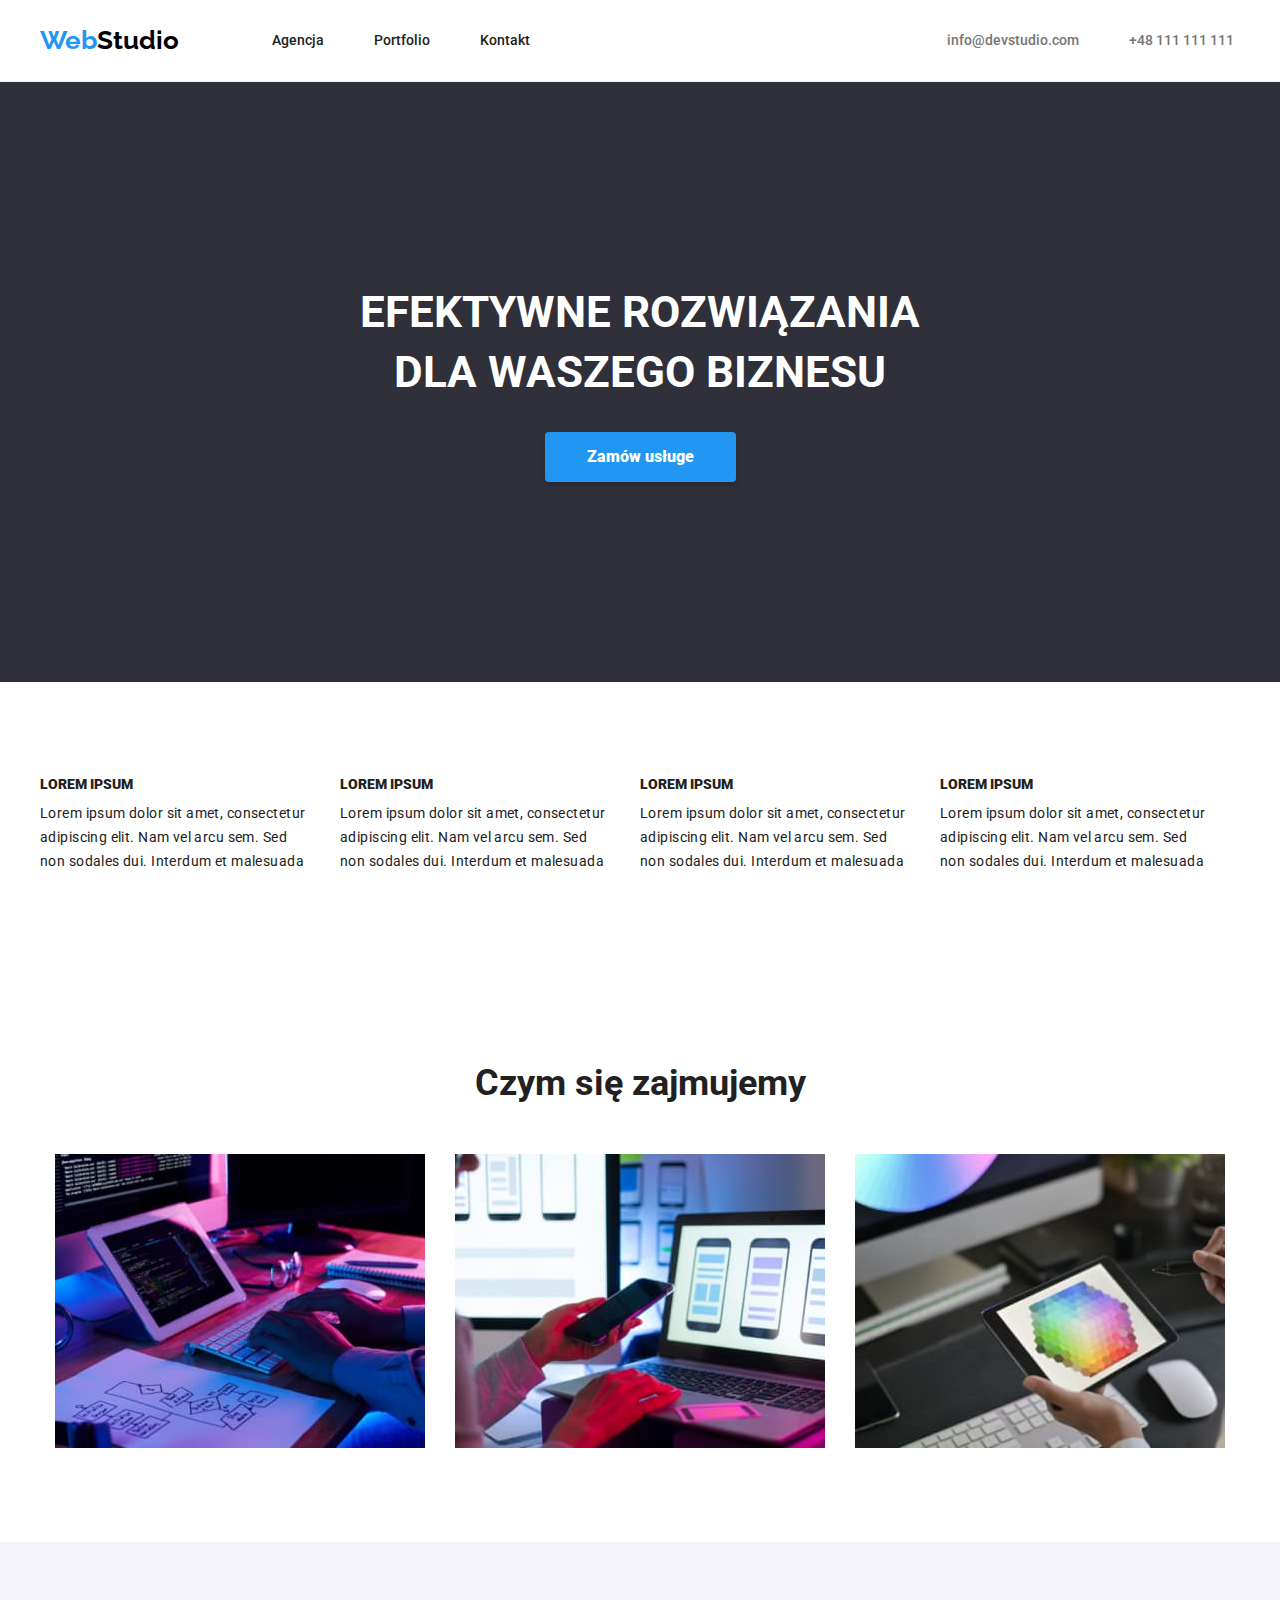
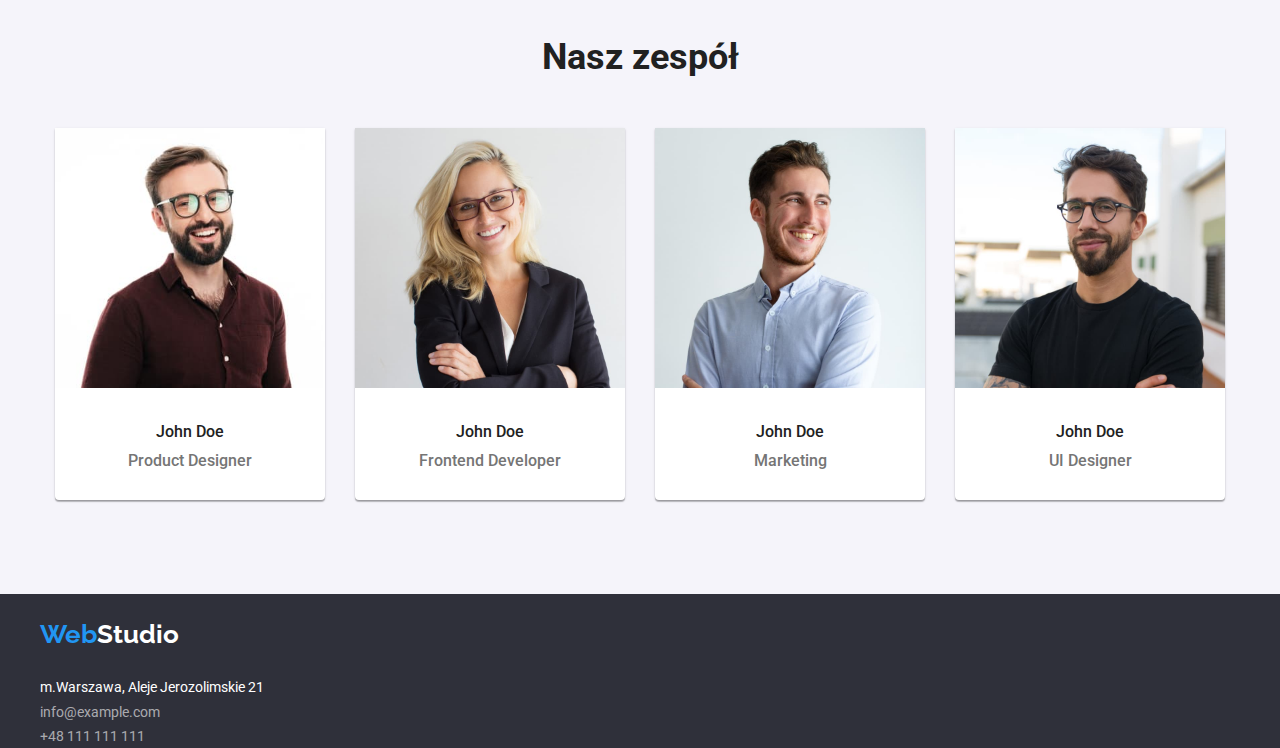
<file: index.html>
<!DOCTYPE html>
<html lang="pl">
  <head>
    <meta charset="utf-8" />
    <link rel="stylesheet" href="./css/modern-normalize.css" />
    <link rel="stylesheet" href="./css/styles.css" />
    <link
      href="https://fonts.googleapis.com/css2?family=Raleway:wght@700&family=Roboto:wght@400;500;700;900&display=swap"
      rel="stylesheet"
    />
    <title>Studio</title>
  </head>
  <body>
    <header class="header-border">
      <div class="menu container">
        <a class="logo" href="./index.html"
          ><span class="webstudio">Web</span>Studio</a
        >
        <nav class="navigation">
          <a class="navigation-item links" href="./index.html">Agencja</a>
          <a class="navigation-item links" href="./portfolio.html">Portfolio</a>
          <a class="navigation-item links">Kontakt</a>
        </nav>
        <a
          class="links menu-links menu-links-margin"
          href="mailto:info@devstudio.com"
          >info@devstudio.com</a
        >
        <a class="links menu-links" href="tel:+48 111 111 111"
          >+48 111 111 111</a
        >
      </div>
    </header>
    <main>
      <section class="header">
        <div class="container">
          <h1 class="header-item">
            EFEKTYWNE ROZWIĄZANIA <br />DLA WASZEGO BIZNESU
          </h1>
          <button class="studio-button" type="button">Zamów usługe</button>
        </div>
      </section>
      <section class="section">
        <div class="container">
          <ul class="list">
            <li class="list-header-item">LOREM IPSUM</li>
            <li class="list-header-item">LOREM IPSUM</li>
            <li class="list-header-item">LOREM IPSUM</li>
            <li class="list-header-item margin-zero">LOREM IPSUM</li>
            <li class="list-item">
              <p>
                Lorem ipsum dolor sit amet, consectetur adipiscing elit. Nam vel
                arcu sem. Sed non sodales dui. Interdum et malesuada
              </p>
            </li>
            <li class="list-item">
              <p>
                Lorem ipsum dolor sit amet, consectetur adipiscing elit. Nam vel
                arcu sem. Sed non sodales dui. Interdum et malesuada
              </p>
            </li>
            <li class="list-item">
              <p>
                Lorem ipsum dolor sit amet, consectetur adipiscing elit. Nam vel
                arcu sem. Sed non sodales dui. Interdum et malesuada
              </p>
            </li>
            <li class="list-item margin-zero">
              <p>
                Lorem ipsum dolor sit amet, consectetur adipiscing elit. Nam vel
                arcu sem. Sed non sodales dui. Interdum et malesuada
              </p>
            </li>
          </ul>
        </div>
      </section>
      <section class="section">
        <div class="container">
          <h2 class="h2">Czym się zajmujemy</h2>
          <ul class="list">
            <li class="section-img">
              <img
                src="./images/img1.jpg"
                alt="Ręce osoby piszącej na klawiaturze."
                width="370"
                height="294"
              />
            </li>
            <li class="section-img">
              <img
                src="./images/img2.jpg"
                alt="Ręce trzymające telefon przy laptopie."
                width="370"
                height="294"
              />
            </li>
            <li class="section-img margin-zero">
              <img
                src="./images/img3.jpg"
                alt="Trzymany w rękach tablet z włączoną paletą kolorów."
                width="370"
                height="294"
              />
            </li>
          </ul>
        </div>
      </section>
      <section class="section section-bg">
        <div class="container">
          <h2 class="h2">Nasz zespół</h2>
          <ul class="list">
            <li class="section-img">
              <figure class="figure">
                <img
                  src="./images/img4.jpg"
                  alt="Mężczyzna w okularach."
                  width="270"
                  height="260"
                />
                <figcaption class="figcaption-item">
                  John Doe<span class="figcaption-span-item"
                    >Product Designer</span
                  >
                </figcaption>
              </figure>
            </li>
            <li class="section-img">
              <figure class="figure">
                <img
                  src="./images/img5.jpg"
                  alt="Kobieta w okularach."
                  width="270"
                  height="260"
                />
                <figcaption class="figcaption-item">
                  John Doe<span class="figcaption-span-item"
                    >Frontend Developer</span
                  >
                </figcaption>
              </figure>
            </li>
            <li class="section-img">
              <figure class="figure">
                <img
                  src="./images/img6.jpg"
                  alt="Mężczyzna w jasnej koszuli."
                  width="270"
                  height="260"
                />
                <figcaption class="figcaption-item">
                  John Doe<span class="figcaption-span-item">Marketing</span>
                </figcaption>
              </figure>
            </li>
            <li class="section-img margin-zero">
              <figure class="figure">
                <img
                  src="./images/img7.jpg"
                  alt="Mężczyzna w czarnej koszulce."
                  width="270"
                  height="260"
                />
                <figcaption class="figcaption-item">
                  John Doe<span class="figcaption-span-item">UI Designer</span>
                </figcaption>
              </figure>
            </li>
          </ul>
        </div>
      </section>
    </main>
    <footer class="footer">
      <div class="container">
        <a class="logo" href=""><span class="webstudio">Web</span>Studio</a>
        <address class="font-style-normal">
          <span class="address-span">m.Warszawa, Aleje Jerozolimskie 21</span
          ><br />
          <a class="address-item links" href="mailto:info@devstudio.com"
            >info@example.com</a
          ><br />
          <a class="address-item links" href="tel:+48 111 111 111"
            >+48 111 111 111</a
          >
        </address>
      </div>
    </footer>
  </body>
</html>
</file>
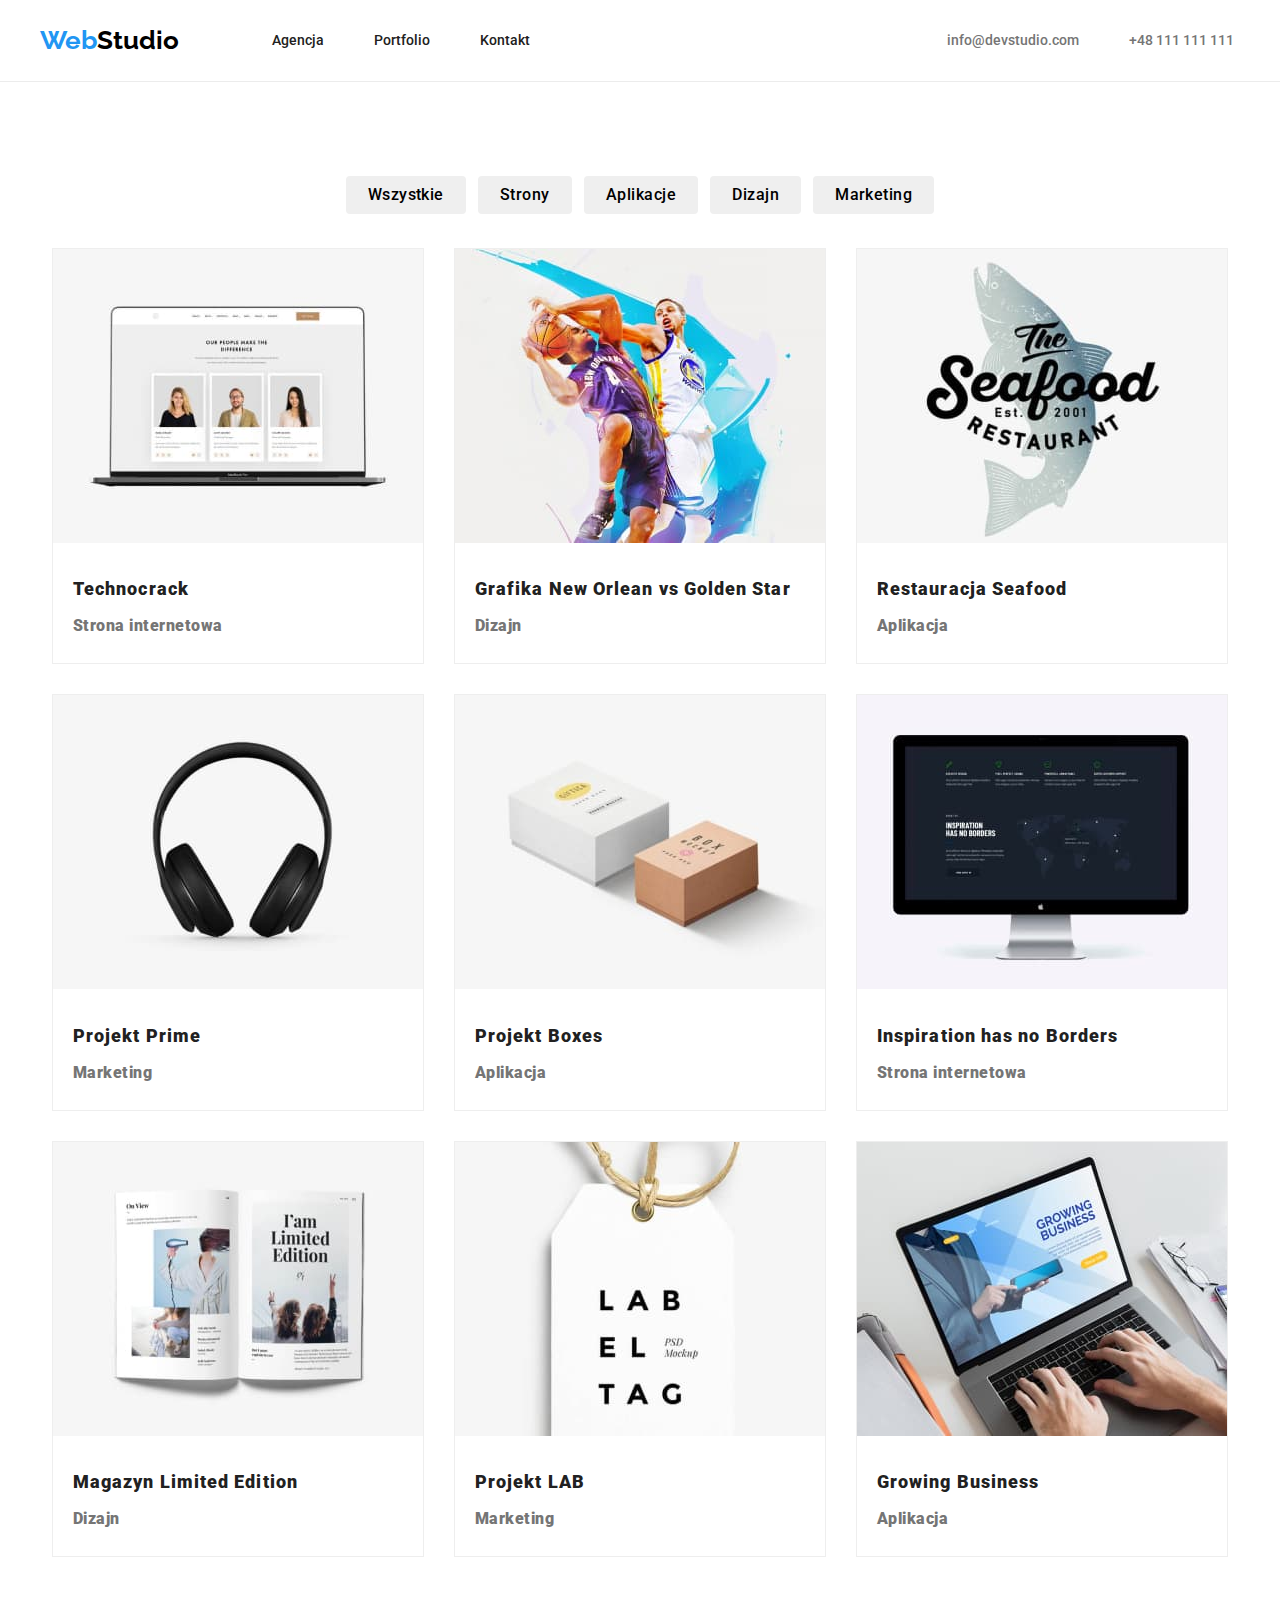
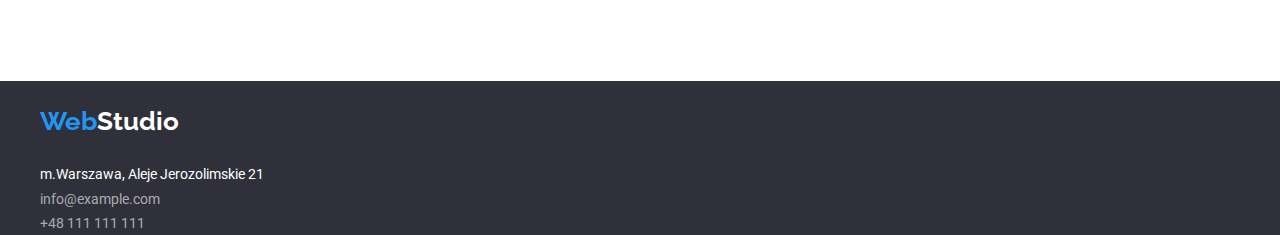
<file: portfolio.html>
<!DOCTYPE html>
<html lang="pl">
  <head>
    <meta charset="utf-8" />
    <link rel="stylesheet" href="./css/modern-normalize.css" />
    <link rel="stylesheet" href="./css/styles.css" />
    <link
      href="https://fonts.googleapis.com/css2?family=Raleway:wght@700&family=Roboto:wght@400;500;700;900&display=swap"
      rel="stylesheet"
    />
    <title>Portfolio</title>
  </head>
  <body>
    <header class="header-border">
      <div class="menu container">
        <a class="logo" href=""><span class="webstudio">Web</span>Studio</a>
        <nav class="navigation">
          <a class="navigation-item links" href="./index.html">Agencja</a>
          <a class="navigation-item links" href="./portfolio.html">Portfolio</a>
          <a class="navigation-item links">Kontakt</a>
        </nav>
        <a
          class="links menu-links menu-links-margin"
          href="mailto:info@devstudio.com"
          >info@devstudio.com</a
        >
        <a class="links menu-links" href="tel:+48111111111">+48 111 111 111</a>
      </div>
    </header>
    <main>
      <section class="section">
        <div class="container">
          <div class="buttons">
            <button class="button" type="button">Wszystkie</button>
            <button class="button" type="button">Strony</button>
            <button class="button" type="button">Aplikacje</button>
            <button class="button" type="button">Dizajn</button>
            <button class="button margin-zero" type="button">Marketing</button>
          </div>
        </div>
        <div class="container">
          <figure class="portfolio-figure">
            <img
              src="./images/technocrack.jpg"
              alt="Laptop z włączoną stroną internetową."
              width="370"
              height="294"
            />
            <figcaption class="portfolio-figcaption-item">
              Technocrack<br /><span class="portfolio-figcaption-span-item"
                >Strona internetowa</span
              >
            </figcaption>
          </figure>
          <figure class="portfolio-figure">
            <img
              src="./images/graphics.jpg"
              alt="Dwaj mężczyźni grają w koszykówkę."
              width="370"
              height="294"
            />
            <figcaption class="portfolio-figcaption-item">
              Grafika New Orlean vs Golden Star<br /><span
                class="portfolio-figcaption-span-item"
                >Dizajn</span
              >
            </figcaption>
          </figure>
          <figure class="portfolio-figure margin-zero">
            <img
              src="./images/restaurant.jpg"
              alt="Logo restauracji Seafood."
              width="370"
              height="294"
            />
            <figcaption class="portfolio-figcaption-item">
              Restauracja Seafood<br /><span
                class="portfolio-figcaption-span-item"
                >Aplikacja</span
              >
            </figcaption>
          </figure>
          <figure class="portfolio-figure">
            <img
              src="./images/headphones.jpg"
              alt="Czarne słuchawki."
              width="370"
              height="294"
            />
            <figcaption class="portfolio-figcaption-item">
              Projekt Prime<br /><span class="portfolio-figcaption-span-item"
                >Marketing</span
              >
            </figcaption>
          </figure>
          <figure class="portfolio-figure">
            <img
              src="./images/boxes.jpg"
              alt="Białe i brązowe pudełko."
              width="370"
              height="294"
            />
            <figcaption class="portfolio-figcaption-item">
              Projekt Boxes<br /><span class="portfolio-figcaption-span-item"
                >Aplikacja</span
              >
            </figcaption>
          </figure>
          <figure class="portfolio-figure margin-zero">
            <img
              src="./images/monitor.jpg"
              alt="Monitor firmy Apple."
              width="370"
              height="294"
            />
            <figcaption class="portfolio-figcaption-item">
              Inspiration has no Borders<br /><span
                class="portfolio-figcaption-span-item"
                >Strona internetowa</span
              >
            </figcaption>
          </figure>
          <figure class="portfolio-figure">
            <img
              src="./images/book.jpg"
              alt="Magazyn zawierający kilka zdjęć."
              width="370"
              height="294"
            />
            <figcaption class="portfolio-figcaption-item">
              Magazyn Limited Edition<br /><span
                class="portfolio-figcaption-span-item"
                >Dizajn</span
              >
            </figcaption>
          </figure>
          <figure class="portfolio-figure">
            <img
              src="./images/lab.jpg"
              alt="Biała zawieszka z napisem."
              width="370"
              height="294"
            />
            <figcaption class="portfolio-figcaption-item">
              Projekt LAB<br /><span class="portfolio-figcaption-span-item"
                >Marketing</span
              >
            </figcaption>
          </figure>
          <figure class="portfolio-figure margin-zero">
            <img
              src="./images/laptop.jpg"
              alt="Laptop z włączoną stroną internetową."
              width="370"
              height="294"
            />
            <figcaption class="portfolio-figcaption-item">
              Growing Business<br /><span class="portfolio-figcaption-span-item"
                >Aplikacja</span
              >
            </figcaption>
          </figure>
        </div>
      </section>
    </main>
    <footer class="footer">
      <div class="container">
        <a class="logo" href=""><span class="webstudio">Web</span>Studio</a>
        <address class="font-style-normal">
          <span class="address-span">m.Warszawa, Aleje Jerozolimskie 21</span
          ><br />
          <a class="address-item links" href="mailto:info@devstudio.com"
            >info@example.com</a
          ><br />
          <a class="address-item links" href="tel:+48 111 111 111"
            >+48 111 111 111</a
          >
        </address>
      </div>
    </footer>
  </body>
</html>
</file>
<file: css/styles.css>
:root {
  --background-color: #2f303a;
  --main-color: #212121;
  --hover-color: #2196f3;
  --main-font: "Roboto", sans-serif;
  --secondary-font: "Raleway", sans-serif;
}
body {
  font-family: var(--main-font);
  color: var(--main-color);
}
h1,
h2,
p,
ul {
  margin: 0px;
}
p,
ul {
  padding: 0;
}
.container {
  width: 1200px;
  display: flex;
  align-items: center;
  justify-content: center;
  margin: 0 auto;
  padding: 0;
  flex-wrap: wrap;
}
/* =========STUDIO.HTML========== */

/* ========LINKS======== */
.links {
  color: inherit;
  text-decoration: none;
}
.links:hover,
.links:focus {
  color: var(--hover-color);
}
/* ========END LINKS======== */

/* ========MENU======== */
.header-border {
  border-bottom: 1px solid #ececec;
}
.menu {
  justify-content: flex-start;
  background-color: #ffffff;
}
.navigation {
  margin-left: 93px;
}
.navigation-item {
  font-size: 14px;
  font-weight: 500;
  line-height: 1.143;
  padding-right: 46px;
}
.menu-links {
  font-size: 14px;
  font-weight: 500;
  line-height: 1.143;
  color: #757575;
}
.menu-links-margin {
  margin-left: 371px;
  margin-right: 50px;
}
/* ========END MENU======== */

/* ========LOGO======== */
.webstudio {
  color: #2196f3;
}
.logo {
  font-family: var(--secondary-font);
  font-size: 26px;
  font-weight: 700;
  line-height: 1.192;
  color: #000000;
  text-decoration: none;
  padding-top: 25px;
  padding-bottom: 25px;
}
.footer .logo {
  color: #ffffff;
}
/* ========END LOGO======== */

/* ========HEADER======== */

/* ========END HEADER======== */

/* ========MAIN======== */
.header {
  background-color: var(--background-color);
  flex-direction: column;
  align-content: center;
}
.header .container {
  align-items: center;
  justify-content: center;
  flex-direction: column;
}
.header-item {
  color: #ffffff;
  font-size: 44px;
  line-height: 1.364;
  text-align: center;
  padding-top: 200px;
  margin-bottom: 30px;
}
.studio-button {
  border: none;
  font-size: 16px;
  font-family: inherit;
  line-height: 1.875;
  font-weight: 900;
  cursor: pointer;
  color: #ffffff;
  background-color: #2196f3;
  box-shadow: 0px 4px 4px rgba(0, 0, 0, 0.15);
  border-radius: 4px;
  padding: 10px 42px;
  margin-bottom: 200px;
}
.list-header-item {
  width: 270px;
  font-size: 14px;
  font-weight: 900;
  line-height: 1.143;
  margin: 0 30px 10px 0;
}
.list {
  list-style-type: none;
  display: flex;
  flex-wrap: wrap;
}
.list-item {
  width: 270px;
  font-size: 14px;
  line-height: 1.71;
  letter-spacing: 0.03em;
  margin-right: 30px;
}
.h2 {
  font-size: 36px;
  line-height: 1.167;
  margin-bottom: 50px;
}
.section-img {
  margin-right: 30px;
  display: flex;
  flex-wrap: nowrap;
}
.section {
  display: flex;
  flex-wrap: wrap;
  padding-top: 94px;
  padding-bottom: 94px;
  margin: 0 auto;
}
.section-bg {
  background-color: #f5f4fa;
}
.figure {
  background-color: #ffffff;
  text-align: center;
  margin-block-start: 0em;
  margin-block-end: 0em;
  margin-inline-start: 0em;
  margin-inline-end: 0em;
  box-shadow: 0px 1px 3px rgba(0, 0, 0, 0.12), 0px 1px 1px rgba(0, 0, 0, 0.14),
    0px 2px 1px rgba(0, 0, 0, 0.2);
  border-radius: 0px 0px 4px 4px;
}
.figcaption-item {
  font-weight: 500;
  font-size: 16px;
  line-height: 1.188;
  color: inherit;
  margin-top: 30px;
}
.figcaption-span-item {
  display: block;
  font-size: 16px;
  line-height: 1.188;
  color: #757575;
  margin-top: 10px;
  padding-bottom: 30px;
}
/* ========END MAIN======== */

/* ========FOOTER======== */
.address-item {
  font-size: 14px;
  line-height: 0.583;
  color: rgba(255, 255, 255, 0.6);
  text-decoration: none;
}
.address-item:hover,
.address-item:focus {
  color: var(--hover-color);
}
.footer {
  background-color: var(--background-color);
  flex-direction: column;
  align-content: flex-start;
  align-items: flex-start;
}
.footer .container {
  align-items: flex-start;
  justify-content: flex-start;
  flex-direction: column;
}
.font-style-normal {
  font-style: normal;
  line-height: 24px;
}
.address-span {
  font-size: 14px;
  line-height: 1.714;
  color: #ffffff;
}
/* ========END FOOTER======== */

/* ==========PORTFOLIO.HTML========== */
.buttons {
  margin-bottom: 34px;
}
.button {
  font-size: 16px;
  font-family: inherit;
  font-weight: 500;
  line-height: 1.625;
  letter-spacing: 0.03em;
  cursor: pointer;
  text-align: center;
  border: none;
  border-radius: 4px;
  padding: 6px 22px;
  margin-right: 8px;
}
.button:hover {
  background-color: var(--hover-color);
  color: #ffffff;
  box-shadow: 0px 3px 1px rgba(0, 0, 0, 0.1), 0px 1px 2px rgba(0, 0, 0, 0.08),
    0px 2px 2px rgba(0, 0, 0, 0.12);
}
.portfolio-figcaption-item {
  font-weight: 900;
  font-size: 18px;
  line-height: 2;
  color: inherit;
  letter-spacing: 0.06em;
  margin: 24px 24px 20px 20px;
}
.portfolio-figcaption-span-item {
  font-size: 16px;
  line-height: 1.875;
  color: #757575;
  letter-spacing: 0.03em;
  padding-top: 4px;
}
.portfolio-figure {
  background-color: #ffffff;
  margin-block-start: 0em;
  margin-block-end: 0em;
  margin-inline-start: 0em;
  margin-inline-end: 0em;
  margin-bottom: 30px;
  margin-right: 30px;
  border: 1px solid #eeeeee;
}
.margin-zero {
  margin-right: 0;
}
</file>
